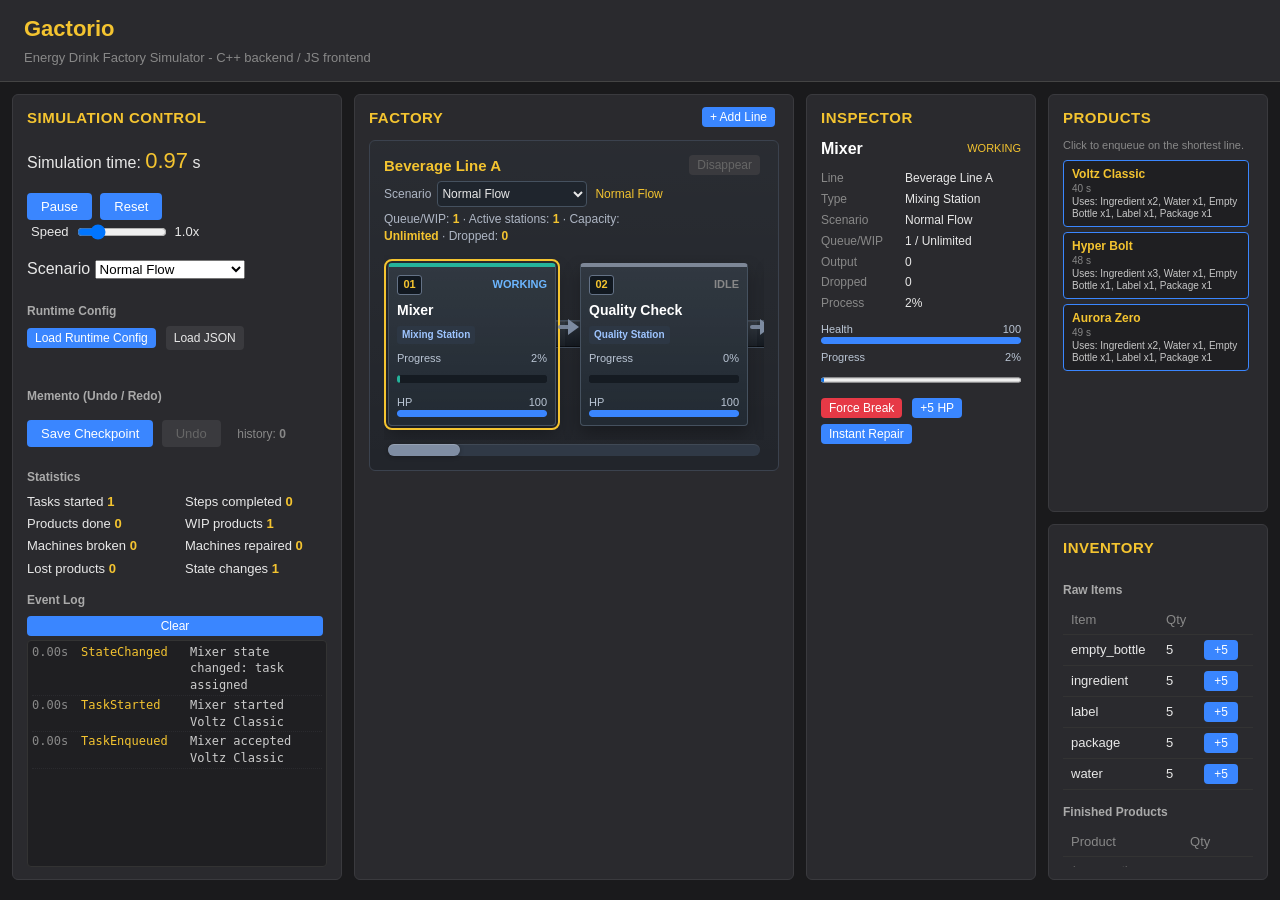
<file: docs/index.html>
<!DOCTYPE html>
<html lang="en">
<head>
    <meta charset="UTF-8">
    <meta http-equiv="Cache-Control" content="no-cache, no-store, must-revalidate">
    <meta http-equiv="Pragma" content="no-cache">
    <meta http-equiv="Expires" content="0">
    <title>Gactorio - Energy Drink Factory</title>
    <link rel="stylesheet" href="style.css?v=20260614-hotfix-layout2">
</head>
<body>
    <header>
        <h1>Gactorio</h1>
        <p>Energy Drink Factory Simulator - C++ backend / JS frontend</p>
    </header>

    <main>
        <section id="sim-control">
            <h2>Simulation Control</h2>

            <div class="row">
                Simulation time:
                <span id="sim-time" class="big">0.00</span> s
            </div>
            <div class="row">
                <button id="btn-pause">Pause</button>
                <button id="btn-reset">Reset</button>
                <label class="speed">
                    Speed
                    <input id="speed" type="range" min="0.1" max="5" step="0.1" value="1">
                    <span id="speed-label">1.0x</span>
                </label>
            </div>
            <div class="row">
                <label class="scenario">
                    Scenario
                    <select id="global-scenario">
                        <option value="normal-flow">Normal Flow</option>
                        <option value="random-breakdowns">Random Breakdowns</option>
                    </select>
                </label>
            </div>

            <h3>Runtime Config</h3>
            <div class="config-actions">
                <button id="btn-load-runtime-config" class="small">Load Runtime Config</button>
                <label class="file-load">
                    <span>Load JSON</span>
                    <input id="config-file-input" type="file" accept=".json,application/json">
                </label>
            </div>
            <div id="config-status" class="config-status" role="status"></div>

            <h3>Memento (Undo / Redo)</h3>
            <div class="row">
                <button id="btn-save">Save Checkpoint</button>
                <button id="btn-undo" disabled>Undo</button>
                <span style="color:#888; font-size:12px; margin-left:8px;">
                    history: <b id="history-size">0</b>
                </span>
            </div>

            <h3>Statistics</h3>
            <div id="stats-grid"></div>

            <h3>Event Log</h3>
            <button id="btn-clear-log" class="small">Clear</button>
            <div id="event-log"></div>
        </section>

        <section id="factory">
            <div class="factory-header">
                <h2>Factory</h2>
                <button id="btn-add-line" class="small">+ Add Line</button>
            </div>
            <div id="factory-content">Loading WebAssembly...</div>
        </section>

        <section id="inspector">
            <h2>Inspector</h2>
            <div id="inspector-content">Select a machine.</div>
        </section>

        <div id="catalog-stack">
            <section id="products">
                <h2>Products</h2>
                <p class="hint">Click to enqueue on the shortest line.</p>
                <div class="product-list"></div>
            </section>

            <section id="inventory">
                <h2>Inventory</h2>
                <div id="inventory-content"></div>
            </section>
        </div>
    </main>

    <script>
        var Module = {
            locateFile(path) {
                return path.endsWith('.wasm')
                    ? `${path}?v=20260614-hotfix-layout2`
                    : path;
            }
        };
    </script>
    <script src="gactorio.js?v=20260614-hotfix-layout2"></script>
    <script type="module" src="js/main.js?v=20260614-hotfix-layout2"></script>
</body>
</html>
</file>
<file: docs/style.css>
/* ---------- Layout ---------- */
* { box-sizing: border-box; }
html, body { height: 100%; }
body {
    margin: 0;
    font-family: -apple-system, BlinkMacSystemFont, "Segoe UI", Roboto, sans-serif;
    background: #1a1a1c;
    color: #e8e8e8;
    line-height: 1.4;
    overflow: hidden;             /* the three columns scroll, not the page */
}
header {
    padding: 14px 24px;
    background: #2a2a2e;
    border-bottom: 1px solid #444;
}
header h1 { margin: 0 0 4px; color: #f4c430; font-size: 22px; }
header p  { margin: 0; color: #888; font-size: 13px; }

/* Four-zone layout: control, large factory floor, inspector, and a compact
   catalog stack where Products and Inventory share one vertical column. */
main {
    display: grid;
    grid-template-columns: 330px minmax(0, 1fr) 230px 220px;
    grid-template-areas:
        "simctl factory inspector catalog";
    gap: 12px;
    padding: 12px;
    /* viewport minus header (~75 px) minus our padding (28 px) */
    height: calc(100vh - 90px);
}
section {
    background: #2a2a2e;
    border: 1px solid #3a3a3e;
    border-radius: 6px;
    padding: 12px 14px;
    display: flex;
    flex-direction: column;
    min-width: 0;
    min-height: 0;                /* allow children to actually scroll */
}

/* Grid-area assignments */
#sim-control { grid-area: simctl; }
#factory     { grid-area: factory; }
#inspector   { grid-area: inspector; }
#catalog-stack {
    grid-area: catalog;
    display: grid;
    grid-template-rows: minmax(0, 1.08fr) minmax(0, 0.92fr);
    gap: 12px;
    min-width: 0;
    min-height: 0;
}
#catalog-stack > section { min-height: 0; }

section h2 { margin: 0 0 10px; color: #f4c430; font-size: 15px; text-transform: uppercase; letter-spacing: 0.5px; }
section h3 { margin: 14px 0 7px; color: #aaa; font-size: 12px; }

/* ---------- Sim Control (left column) ----------------------- */
/* Event log lives at the bottom of this column and fills whatever
   vertical room is left after the headers/buttons/stats above it.   */
#sim-control #event-log {
    flex: 1 1 auto;
    min-height: 150px;
    overflow-y: auto;
    background: #1f1f22;
    border: 1px solid #333;
    border-radius: 4px;
    padding: 2px 4px;
    margin-top: 4px;
}

/* ---------- Factory (middle column) ------------------------- */
#factory-content {
    flex: 1 1 auto;
    overflow-y: auto;
    min-height: 0;
}

/* ---------- Inspector --------------------------------------- */
#inspector-content {
    flex: 1 1 auto;
    overflow-y: auto;
    min-height: 0;
}
.muted { color: #888; font-size: 12px; }
.inspector-title {
    display: flex;
    justify-content: space-between;
    gap: 8px;
    align-items: center;
    margin-bottom: 10px;
}
.inspector-title b { color: #fff; overflow-wrap: anywhere; }
.inspector-title span {
    color: #f4c430;
    font-size: 11px;
    text-transform: uppercase;
}
.inspector-fields {
    display: grid;
    grid-template-columns: 76px 1fr;
    gap: 4px 8px;
    margin: 0 0 10px;
    font-size: 12px;
}
.inspector-fields dt { color: #888; }
.inspector-fields dd { margin: 0; color: #e8e8e8; overflow-wrap: anywhere; }
.inspector-actions {
    display: flex;
    flex-wrap: wrap;
    gap: 6px;
    margin-top: 10px;
}

/* ---------- Inventory (catalog stack bottom) ---------------- */
#inventory-content {
    flex: 1 1 auto;
    overflow-y: auto;
    min-height: 0;
}
#inventory table { font-size: 13px; }
#inventory th,
#inventory td { padding: 5px 8px; }

/* ---------- Products (catalog stack top) -------------------- */
#products .hint { margin: 0 0 7px; color: #888; font-size: 11px; }
.product-list {
    display: flex;
    flex-direction: column;
    gap: 5px;
    flex: 1 1 auto;
    overflow-y: auto;
    min-height: 0;
}
.product-btn {
    background: #1f1f22;
    border: 1px solid #3a86ff;
    color: #e8e8e8;
    border-radius: 4px;
    padding: 6px 8px;
    cursor: pointer;
    text-align: left;
    display: flex;
    flex-direction: column;
    gap: 2px;
}
.product-btn:hover  { background: #25304a; border-color: #6cb6ff; }
.product-btn b      { color: #f4c430; font-size: 12px; }
.product-btn span   { color: #888; font-size: 10px; }
.product-btn .requirements { color: #c8c8c8; line-height: 1.2; font-size: 10px; }

/* ---------- Factory header (h2 + Add Line button) ------------ */
.factory-header {
    display: flex;
    align-items: center;
    gap: 8px;
    margin: 0 0 12px;
}
.factory-header h2 { margin: 0; }
.factory-header button { margin-left: auto; }

/* ---------- Per-line header (name + remove button) ----------- */
.line-header {
    display: flex;
    align-items: flex-start;
    gap: 12px;
    margin: 0 0 10px;
}
.line-header > div { flex: 1; min-width: 0; }
.line-header h3 { margin: 0; flex: 1; }
.scenario-control {
    display: flex;
    align-items: center;
    flex-wrap: wrap;
    gap: 8px;
    margin: 5px 0 4px;
    color: #aeb6c4;
    font-size: 12px;
}
.scenario-control label {
    display: inline-flex;
    align-items: center;
    gap: 6px;
}
.scenario-control select {
    max-width: 190px;
    min-width: 150px;
    height: 26px;
    border: 1px solid #45515f;
    border-radius: 4px;
    background: #1f252d;
    color: #e8e8e8;
    font-size: 12px;
}
.scenario-control span {
    color: #f4c430;
    font-variant-numeric: tabular-nums;
}

/* ---------- Controls ---------- */
.row { margin: 8px 0; }
.big { font-size: 22px; color: #f4c430; font-variant-numeric: tabular-nums; }

button {
    background: #3a86ff;
    color: white;
    border: 0;
    padding: 6px 14px;
    border-radius: 4px;
    cursor: pointer;
    font-size: 13px;
    margin-right: 4px;
}
button:hover                  { background: #2a76ef; }
button.danger                 { background: #e63946; }
button.danger:hover           { background: #d52936; }
button.small                  { padding: 3px 8px; font-size: 12px; }
button.restock                { min-width: 34px; padding: 3px 6px; }
button:disabled,
button:disabled:hover         { background: #3a3a3e; color: #666; cursor: not-allowed; }

.speed { margin-left: 4px; display: inline-flex; align-items: center; gap: 6px; font-size: 13px; flex-wrap: wrap; }
.speed input[type=range] { width: 90px; }

.config-actions {
    display: flex;
    flex-wrap: wrap;
    gap: 6px;
    align-items: center;
}
.file-load {
    position: relative;
    display: inline-flex;
    align-items: center;
    min-height: 24px;
    padding: 3px 8px;
    border-radius: 4px;
    background: #3a3a3e;
    color: #e8e8e8;
    cursor: pointer;
    font-size: 12px;
}
.file-load:hover { background: #4a4a50; }
.file-load input {
    position: absolute;
    inset: 0;
    opacity: 0;
    cursor: pointer;
}
.config-status {
    min-height: 18px;
    margin-top: 6px;
    color: #888;
    font-size: 12px;
    overflow-wrap: anywhere;
}
.config-status[data-state="success"] { color: #25b39b; }
.config-status[data-state="error"] { color: #ff6b6b; }
.config-status[data-state="pending"] { color: #f4c430; }

/* ---------- Stats grid ---------- */
#stats-grid {
    display: grid;
    grid-template-columns: 1fr 1fr;
    gap: 4px 16px;
    font-size: 13px;
}
#stats-grid b { color: #f4c430; font-variant-numeric: tabular-nums; }

/* ---------- Factory / production line ---------- */
.empty-factory { color: #777; padding: 12px; }
.line {
    padding: 14px;
    margin-bottom: 14px;
    border: 1px solid #3b424e;
    border-radius: 6px;
    background:
        linear-gradient(180deg, rgba(255,255,255,0.035), rgba(255,255,255,0)),
        #22252b;
}
.line:last-child { margin-bottom: 0; }
.line h3 { margin: 0 0 4px; color: #f4c430; font-size: 15px; }
.line .meta { color: #aeb6c4; font-size: 12px; margin: 0; }
.line .meta b { color: #f4c430; }
.enqueue { margin: 6px 0 10px; }

.conveyor-line {
    position: relative;
    width: 100%;
    min-height: 154px;
    overflow-x: auto;
    overflow-y: hidden;
    padding: 8px 4px 14px;
    cursor: grab;
    user-select: none;
}
.conveyor-shell {
    position: relative;
    min-width: 0;
}
.conveyor-line.dragging { cursor: grabbing; }
.conveyor-line::-webkit-scrollbar { height: 0; }
.conveyor-line::-webkit-scrollbar-thumb { background: transparent; }
.conveyor-line::-webkit-scrollbar-track { background: transparent; }

.conveyor-belt {
    position: absolute;
    left: 4px;
    right: auto;
    top: 65px;
    width: var(--belt-width);
    height: 28px;
    border: 1px solid #44505f;
    border-radius: 3px;
    background:
        linear-gradient(180deg, rgba(255,255,255,0.08), rgba(0,0,0,0.22)),
        repeating-linear-gradient(90deg, #242b34 0 16px, #1b222b 16px 32px);
    box-shadow:
        inset 0 1px 0 rgba(255,255,255,0.08),
        inset 0 -1px 0 rgba(0,0,0,0.5);
}

.machine-flow {
    position: relative;
    z-index: 1;
    display: flex;
    align-items: stretch;
    width: var(--belt-width);
    min-width: var(--belt-width);
}

.machine-card {
    flex: 0 0 168px;
    min-height: 136px;
    padding: 8px;
    border: 1px solid #45515f;
    border-top: 4px solid #7d8797;
    border-radius: 4px;
    background:
        linear-gradient(180deg, rgba(255,255,255,0.065), rgba(255,255,255,0)),
        #222a33;
    color: #dce4ee;
    box-shadow: 0 8px 18px rgba(0,0,0,0.3);
}
.machine-card.selected {
    outline: 2px solid #f4c430;
    outline-offset: 2px;
}
.machine-card h4 {
    margin: 7px 0 4px;
    color: #ffffff;
    font-size: 14px;
    line-height: 1.2;
    overflow-wrap: anywhere;
}
.machine-card-top {
    display: grid;
    grid-template-columns: auto 1fr;
    align-items: center;
    gap: 6px;
    min-width: 0;
}
.station-index {
    display: inline-flex;
    align-items: center;
    justify-content: center;
    width: 25px;
    height: 20px;
    border-radius: 3px;
    background: #111820;
    border: 1px solid #647286;
    color: #f4c430;
    font-size: 11px;
    font-weight: 700;
}
.machine-badge {
    display: inline-block;
    max-width: 100%;
    border-radius: 3px;
    background: #2d3744;
    color: #9ec5ff;
    padding: 3px 5px;
    font-size: 10px;
    line-height: 1.2;
    font-weight: 700;
    overflow-wrap: anywhere;
}
.machine-card-top b {
    justify-self: end;
    font-size: 11px;
    text-transform: uppercase;
    white-space: nowrap;
}
.machine-route {
    display: none;
    min-height: 0;
    color: #aeb8c7;
    font-size: 11px;
    overflow-wrap: anywhere;
}
.meter-row {
    display: flex;
    justify-content: space-between;
    gap: 8px;
    margin-top: 6px;
    color: #bac5d4;
    font-size: 11px;
    font-variant-numeric: tabular-nums;
}
.machine-card progress {
    width: 100%;
    height: 8px;
    margin: 5px 0 2px;
    overflow: hidden;
    border: 0;
    border-radius: 3px;
    background: #151b22;
}
.machine-card progress::-webkit-progress-bar {
    background: #151b22;
    border-radius: 3px;
}
.machine-card progress::-webkit-progress-value {
    background: #25b39b;
    border-radius: 3px;
}
.hp-meter {
    height: 7px;
    overflow: hidden;
    border-radius: 3px;
    background: #151b22;
}
.hp-meter span {
    display: block;
    height: 100%;
    border-radius: inherit;
    background: #3a86ff;
}
.belt-link {
    position: relative;
    flex: 0 0 24px;
    min-height: 136px;
}
.belt-link::before {
    content: "";
    position: absolute;
    top: 62px;
    left: 2px;
    right: 8px;
    height: 4px;
    border-radius: 999px;
    background: #7d8ba1;
    opacity: 0.9;
}
.belt-link::after {
    content: "";
    position: absolute;
    top: 56px;
    right: 1px;
    width: 0;
    height: 0;
    border-top: 8px solid transparent;
    border-bottom: 8px solid transparent;
    border-left: 11px solid #7d8ba1;
}

.conveyor-shell .conveyor-slider {
    display: block;
    width: calc(100% - 8px);
    height: 12px;
    margin: 4px 4px 0;
    accent-color: #7f8da3;
    cursor: pointer;
    appearance: none;
    background: transparent;
}
.conveyor-shell .conveyor-slider.is-hidden { display: none; }
.conveyor-shell .conveyor-slider::-webkit-slider-runnable-track {
    height: 12px;
    border-radius: 999px;
    background: #303946;
    box-shadow: inset 0 1px 0 rgba(255,255,255,0.08);
}
.conveyor-shell .conveyor-slider::-webkit-slider-thumb {
    appearance: none;
    width: 72px;
    height: 12px;
    border: 0;
    border-radius: 999px;
    background: #7f8da3;
    box-shadow:
        inset 0 1px 0 rgba(255,255,255,0.18),
        0 1px 4px rgba(0,0,0,0.25);
}
.conveyor-shell .conveyor-slider::-moz-range-track {
    height: 12px;
    border-radius: 999px;
    background: #303946;
}
.conveyor-shell .conveyor-slider::-moz-range-thumb {
    width: 72px;
    height: 12px;
    border: 0;
    border-radius: 999px;
    background: #7f8da3;
}

.machine-working { border-top-color: #25b39b; }
.machine-idle { border-top-color: #7d8797; }
.machine-broken { border-top-color: #c81d25; }
.machine-maintenance { border-top-color: #e0a800; }
.machine-paused { border-top-color: #7d8797; }
.machine-card.machine-broken progress::-webkit-progress-value,
.machine-card.machine-broken .hp-meter span { background: #c81d25; }
.machine-card.machine-maintenance progress::-webkit-progress-value,
.machine-card.machine-maintenance .hp-meter span { background: #e0a800; }

table { width: 100%; border-collapse: collapse; font-size: 12px; }
th, td {
    padding: 4px 8px;
    text-align: left;
    border-bottom: 1px solid #333;
    font-variant-numeric: tabular-nums;
}
th { color: #888; font-weight: normal; }
progress { width: 100%; height: 10px; }

/* ---------- Machine state colors ---------- */
.state-idle        { color: #888; }
.state-working     { color: #6cb6ff; }
.state-broken      { color: #ff6b6b; }
.state-maintenance { color: #f4c430; }
.state-paused      { color: #aaa; }

/* ---------- Event log ---------- */
#event-log { font-family: ui-monospace, SFMono-Regular, Menlo, monospace; font-size: 12px; }
.event {
    padding: 1px 0;
    border-bottom: 1px dotted #2a2a2e;
    display: grid;
    grid-template-columns: 45px 105px 1fr; /* edit */
    gap: 4px; /* 6 -> 3 */
}
.event .time { color: #888; }
.event .type { color: #f4c430; }
.event .msg  { color: #ccc; word-break: break-word; }

/* ---------- Custom scrollbar so the side columns feel cohesive --- */
#event-log::-webkit-scrollbar,
#factory-content::-webkit-scrollbar,
#inventory-content::-webkit-scrollbar,
#inspector-content::-webkit-scrollbar,
.product-list::-webkit-scrollbar { width: 8px; }
#event-log::-webkit-scrollbar-thumb,
#factory-content::-webkit-scrollbar-thumb,
#inventory-content::-webkit-scrollbar-thumb,
#inspector-content::-webkit-scrollbar-thumb,
.product-list::-webkit-scrollbar-thumb { background: #444; border-radius: 4px; }
#event-log::-webkit-scrollbar-track,
#factory-content::-webkit-scrollbar-track,
#inventory-content::-webkit-scrollbar-track,
#inspector-content::-webkit-scrollbar-track,
.product-list::-webkit-scrollbar-track { background: transparent; }
</file>
